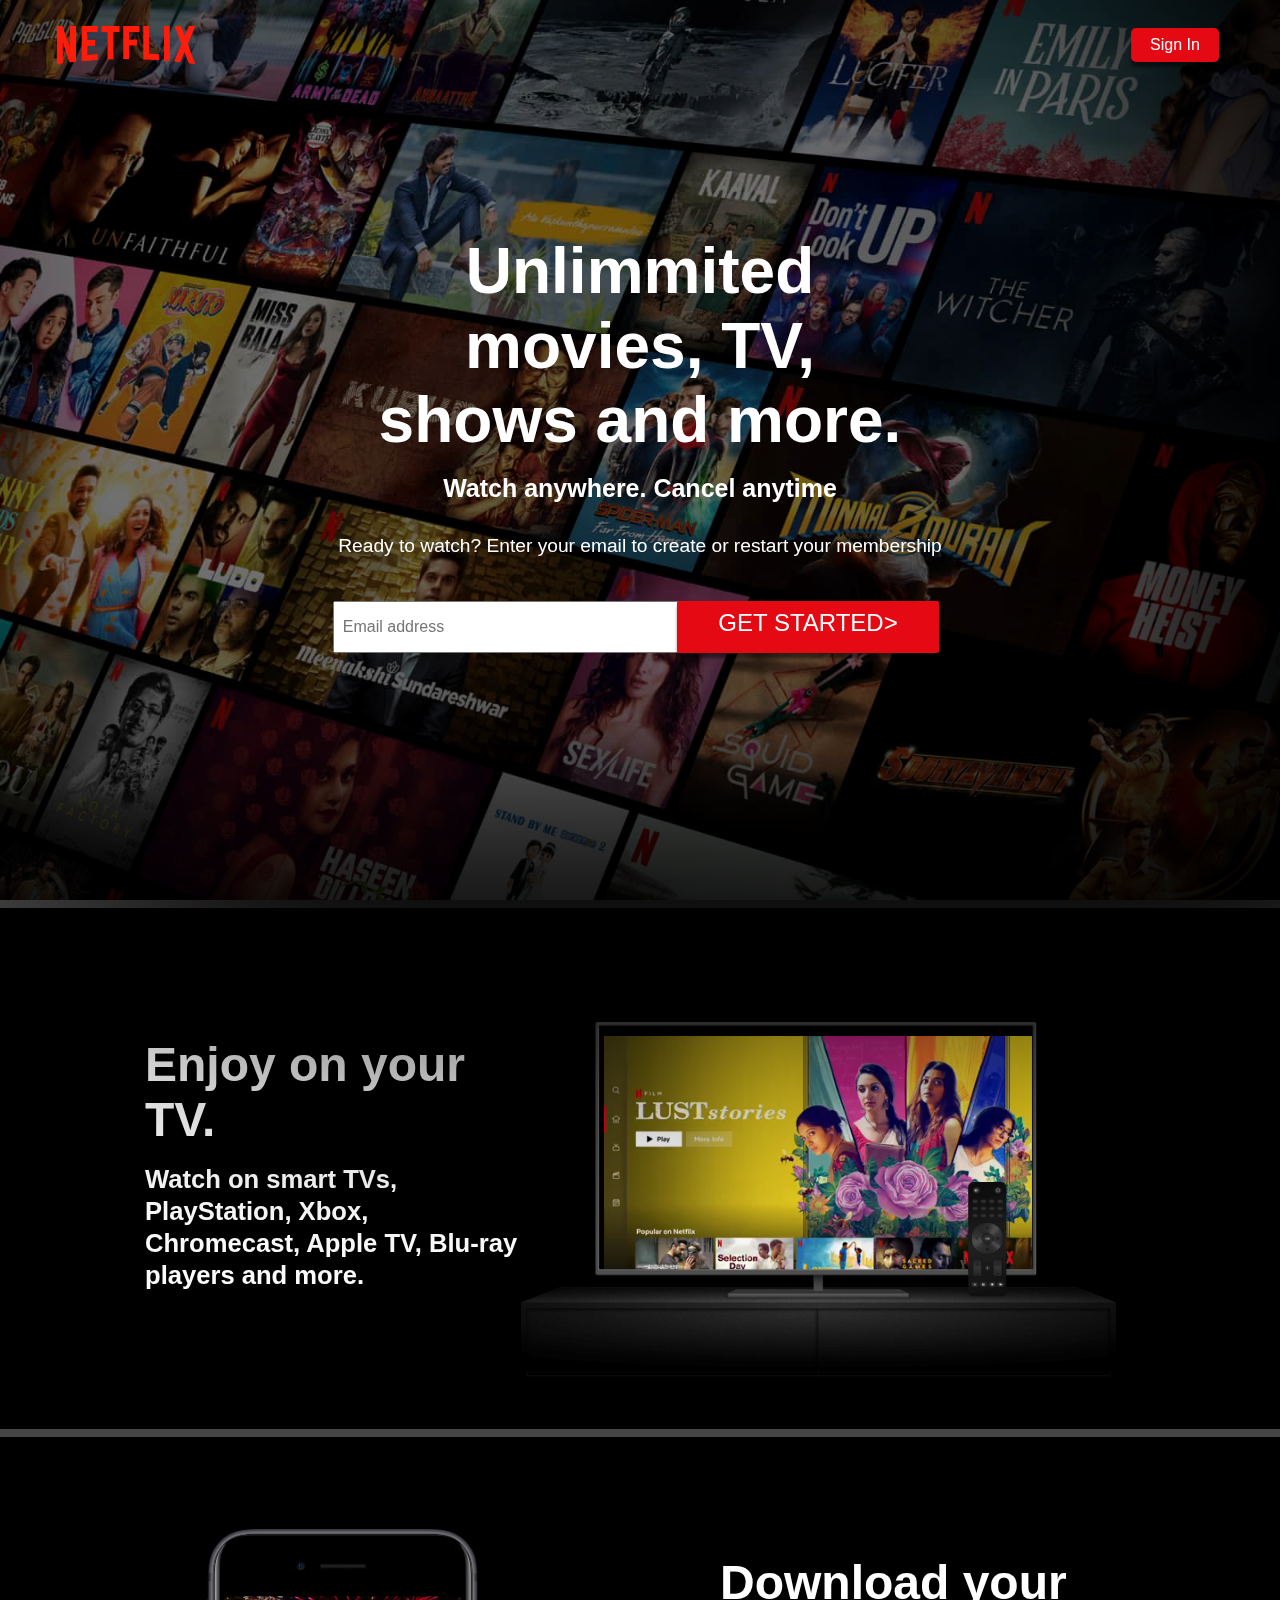
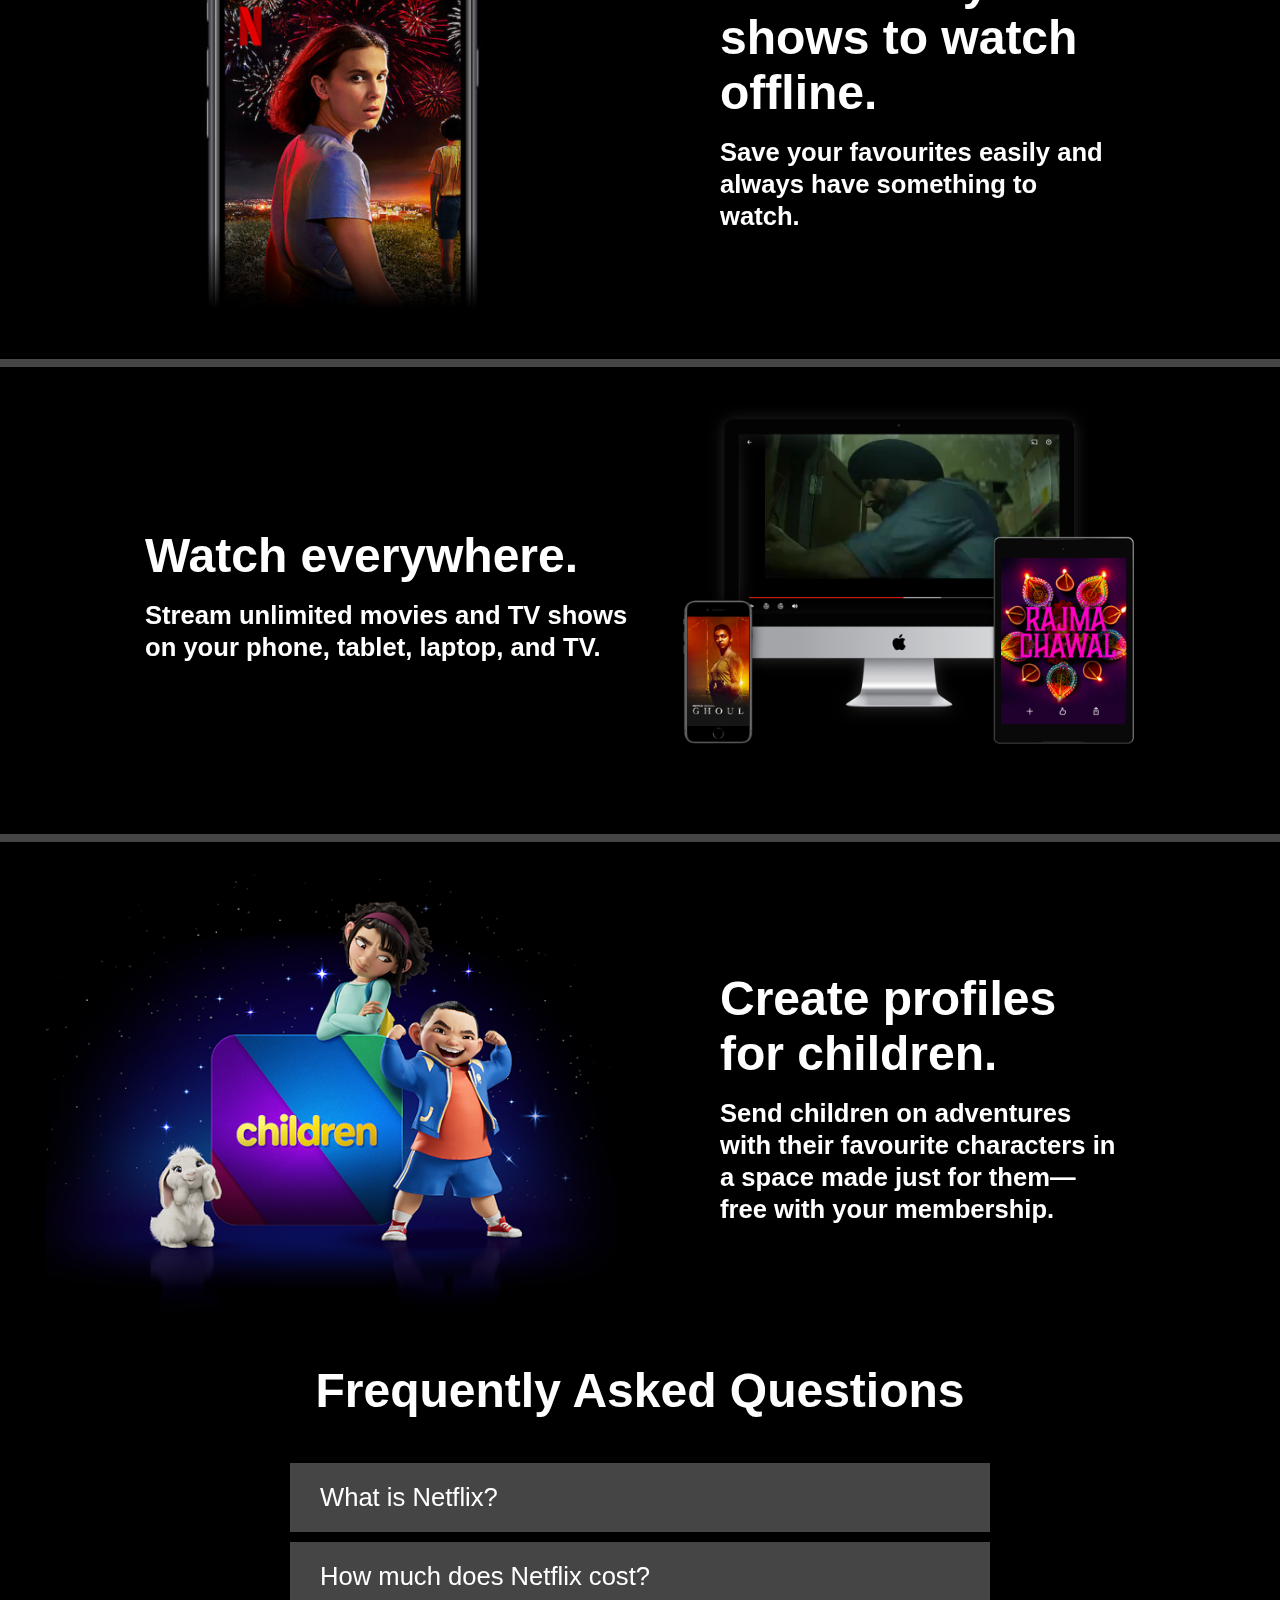
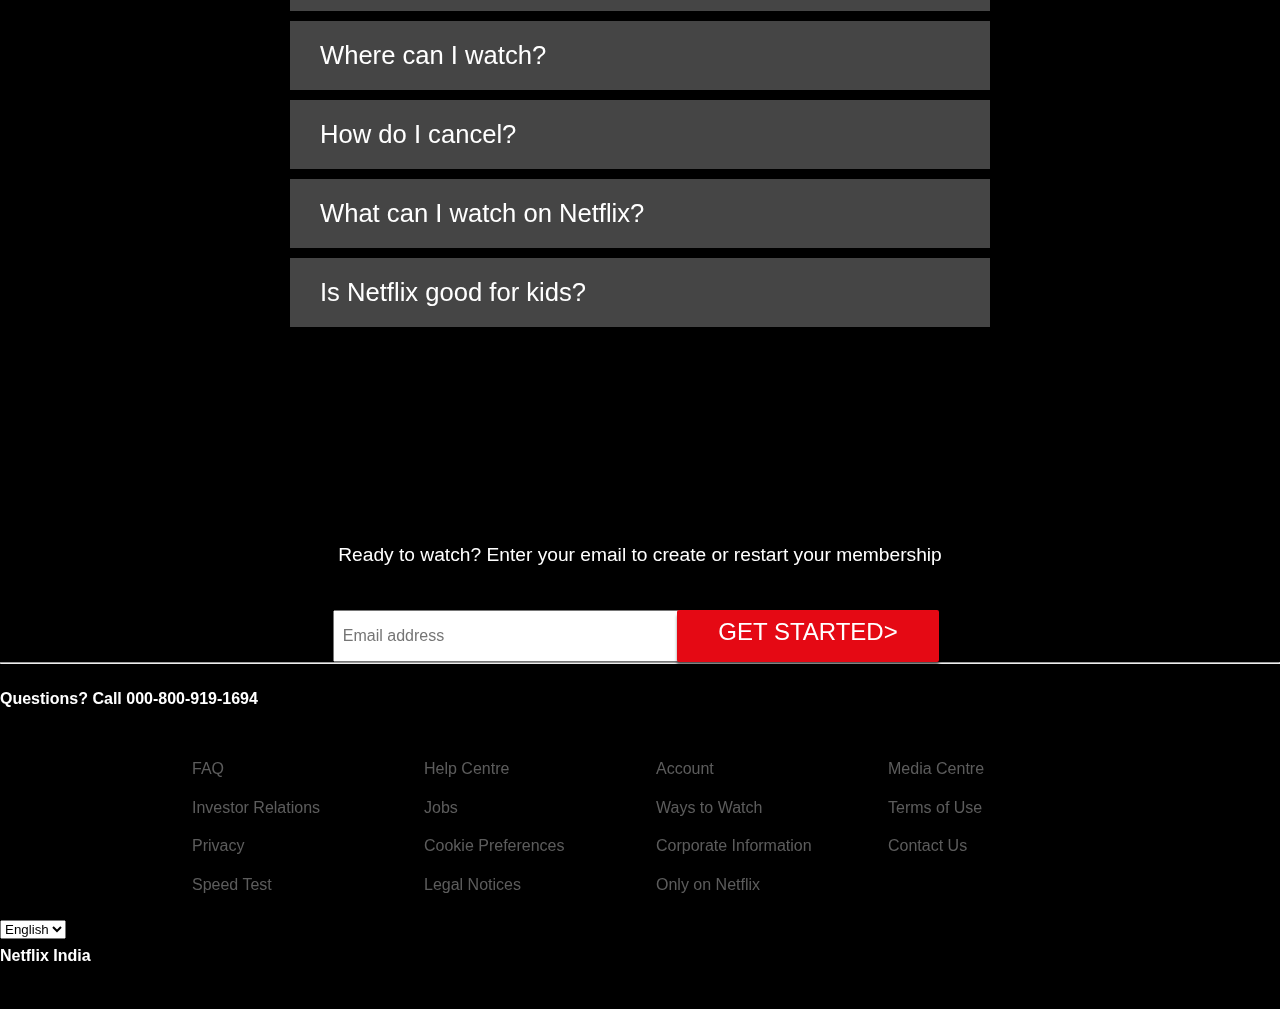
<file: Netflix Website Clone/Netflix Clone/index.html>
<!DOCTYPE html>
<html lang="en">

<head>
    <meta charset="UTF-8">
    <meta http-equiv="X-UA-Compatible" content="IE=edge">
    <meta name="viewport" content="width=device-width, initial-scale=1.0">
    <link rel="stylesheet" href="style.css">
    <title>Netflix India – Watch TV Shows Online, Watch Movies Online</title>
</head>

<body>
    <header class="showcase">
        <div class="showcase-top">
            <img src="./Images/netflix.png" alt="netflix logo">
            <a href="#" class="btn btn-rounded">Sign In</a>
        </div>
        <div class="showcase-content">
            <h1>Unlimmited movies, TV, shows and more.</h1>
            <h3>Watch anywhere. Cancel anytime</h3>
            <p>Ready to watch? Enter your email to create or restart your membership</p>
            <input type="email" name="email" id="email" placeholder="Email address">
            <a href="#" class="btn btn-lg">Get Started></a>
        </div>

        <!-- <div class="showcase-bottom">
            <p>Ready to watch? Enter your email to create or restart your membership</p>
            <input type="email" name="email" id="email" placeholder="Email address">
            <a href="#" class="btn btn-lg">Get Started ></a>
        </div> -->
    </header>

    <section class="style-cards">
        <div class="card-0">
            <div class="desc-0">
                <h1>Enjoy on your TV.</h1>
                <h3>Watch on smart TVs, PlayStation, Xbox, Chromecast, Apple TV, Blu-ray players and more.</h3>
            </div>
            <img src="./Images/TV.png" alt="Netflix TV">
            <video class="video-1" autoplay="" playsinline="" muted="" loop="">
                <source src="./Images/tv video.m4v">
            </video>
        </div>

        <div class="card-1">
            <img src="./Images/mobile.jpg" alt="Netflix Mobile">
            <div class="desc-1">
                <h1>Download your shows to watch offline.</h1>
                <h3>Save your favourites easily and always have something to watch.</h3>
            </div>
        </div>

        <div class="card-2">
            <div class="desc-2">
                <h1>Watch everywhere.</h1>
                <h3>Stream unlimited movies and TV shows on your phone, tablet, laptop, and TV.</h3>
            </div>
            <img src="./Images/watch.png" alt="Netflix Platforms">
            <video class="video-2" autoplay="" playsinline="" muted="" loop="">
                <source src="./Images/everywhere.m4v">
            </video>
        </div>

        <div class="card-3">
            <img src="./Images/children.png" alt="Netflix Kids">
            <div class="desc-3">
                <h1>Create profiles for children.</h1>
                <h3>Send children on adventures with their favourite characters in a space made just for them—free with
                    your membership.</h3>
            </div>
        </div>
    </section>

    <section class="lastsec">
        <div class="faq">
            <h1>Frequently Asked Questions</h1>
            <ul class="questions">
                <li>What is Netflix?</li>
                <li>How much does Netflix cost?</li>
                <li>Where can I watch?</li>
                <li>How do I cancel?</li>
                <li>What can I watch on Netflix?</li>
                <li>Is Netflix good for kids?</li>
            </ul>
            <div class="showcase-content">
                <p>Ready to watch? Enter your email to create or restart your membership</p>
                <input type="email" name="email" id="email" placeholder="Email address">
                <a href="#" class="btn btn-lg"> Get Started></a>
            </div>
        </div>
    </section><br><br><br><br>
    <hr>

    <div class="our-story-card card-contents footer-card our-story-card-no-border" style="position:relative"
        data-uia-nmhp="footer" data-uia="our-story-card"><br>
        <p class="footer-top">Questions? Call
            <a class="footer-top-a" href="tel:000-800-919-1694">000-800-919-1694</a>
        </p>

        <br>
        <footer class="footer">
            <ul>
                <li><a href="#">FAQ</a></li>
                <li><a href="#">Investor Relations</a></li>
                <li><a href="#">Privacy</a></li>
                <li><a href="#">Speed Test</a></li>
            </ul>
            <ul>
                <li><a href="#">Help Centre</a></li>
                <li><a href="#">Jobs</a></li>
                <li><a href="#">Cookie Preferences</a></li>
                <li><a href="#">Legal Notices</a></li>
            </ul>
            <ul>
                <li><a href="#">Account</a></li>
                <li><a href="#">Ways to Watch</a></li>
                <li><a href="#">Corporate Information</a></li>
                <li><a href="#">Only on Netflix</a></li>
            </ul>
            <ul>
                <li><a href="#">Media Centre</a></li>
                <li><a href="#">Terms of Use</a></li>
                <li><a href="#">Contact Us</a></li>
            </ul>
        </footer>

        <select data-uia="language-picker" class="ui-select medium" id="lang-switcher-select" tabindex="0"
            placeholder="lang-switcher" fdprocessedid="6imcnc">
            <option selected="" lang="en" value="/in/" data-language="en" data-country="IN">English</option>
            <option lang="hi" value="/in-hi/" data-language="hi" data-country="IN">हिन्दी</option>
        </select>
        <p class="footer-country">Netflix India</p>
        <br><br>


</body>

</html>
</file>
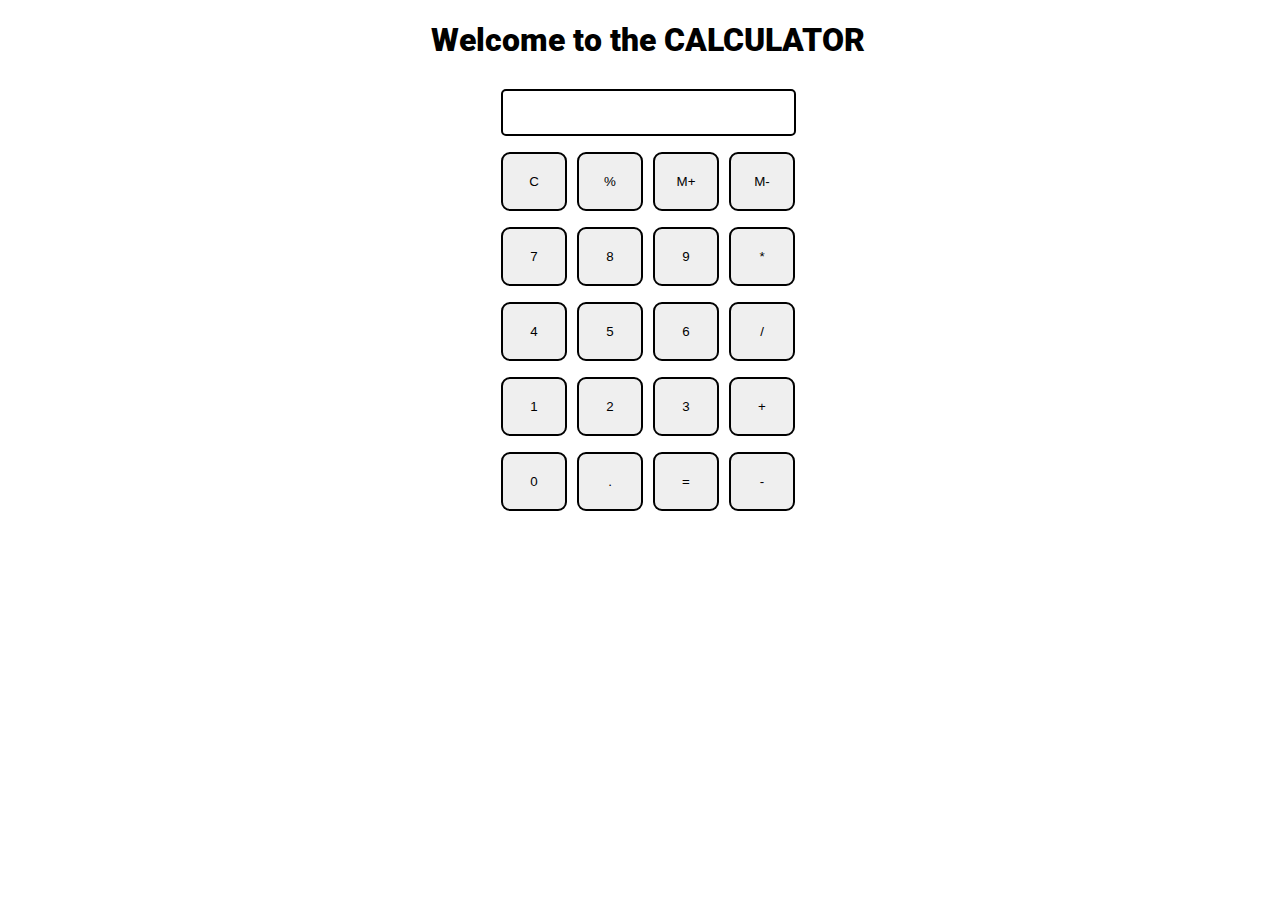
<file: Calculator/main.html>
<!DOCTYPE html>
<html>

<head>
  <meta charset="utf-8">
  <meta name="viewport" content="width=device-width">
  <title>Calculator - A calculator made my me </title>
  <link href="style.css" rel="stylesheet" type="text/css" />
  <link href="utils.css" rel="stylesheet" type="text/css" />
</head>

<body>
  <h1 class="text-center"><b> Welcome to the CALCULATOR </b></h1>
  <div class="container flex flex-col items-center mx-auto m-w-20">
    <div class="row">
      <input class="input" type="text"/>
    </div>
    <div class="row">
      <button class="button">C</button>
      <button class="button">%</button>
      <button class="button">M+</button>
      <button class="button">M-</button>
    </div>
    <div class="row">
      <button class="button">7</button>
      <button class="button">8</button>
      <button class="button">9</button>
      <button class="button">*</button>
    </div>
    <div class="row">
      <button class="button">4</button>
      <button class="button">5</button>
      <button class="button">6</button>
      <button class="button">/</button>
    </div>
    <div class="row">
      <button class="button">1</button>
      <button class="button">2</button>
      <button class="button">3</button>
      <button class="button">+</button>
    </div>
    <div class="row">
      <button class="button">0</button>
      <button class="button">.</button>
      <button class="button">=</button>
      <button class="button">-</button>
    </div>
  </div>
  <script src="script.js"></script>
</body>

</html>
</file>
<file: Netflix Website Clone/Netflix Clone/style.css>
:root{
    --primary-color: #e50914;
    --dark-color: #141414;
    --light-color: #f4f4f4;
}

*{
    margin: 0;
    padding: 0;
}

body{
    font-family: Arial, Helvetica, sans-serif;
    background: #000;
    color: #999;
}

ul{
    list-style: none;
}

h1,h2,h3,h4{
    color: #ffff;
}

h4{
    font-weight: lighter;
}

a{
    color: #ffff;
    text-decoration: none;
}

p{
    margin: 0.5rem 0;
    font-weight: bold;
    color: #ffff;
}

img{
    width: 100%;
}

.showcase{
    width: 100%;
    height: 100vh;
    position: relative;
    background: url("./Images/home.jpg") no-repeat center center/cover;
}

.showcase::after{
    content: "";
    position: absolute;
    top: 0;
    left: 0;
    width: 100%;
    height: 100%;
    z-index: 1;
    background: rgba(0, 0, 0, 0.4);
    box-shadow: 120px 100px 250px #000, inset -120px -100px 250px #000;
}

.showcase-top{
    position: relative;
    z-index: 2;
    height: 90px;
}

.showcase-top img{
    width: 140px;
    position: absolute;
    top: 50%;
    left: 0;
    transform: translate(40%, -50%);    
}

.showcase-top a{
    position: absolute;
    top: 50%;
    right: 0;
    transform: translate(-60%, -50%);
}

.showcase-content{
    position: relative;
    margin: 0 26%;
    z-index: 2;
    display: flex;
    flex-direction: column;
    justify-content: center;
    text-align: center;
    align-items: center;
    margin-top: 9rem;
}

.showcase-content h1{
    font-weight: 700;
    font-size: 64px;
    margin: 0 30px;
    max-width: 800px;
    line-height: 74.5px;
}

.showcase-content h3{
    color: white;
    font-size: 25px;
    margin: 16px 0;
}

.showcase-content p{
    font-size: 19.2px;
    font-weight: 300;
    padding-top: 0.5rem;
    padding-bottom: 1rem;
}

.showcase-content input{
    position: absolute;
    left: 0;
    bottom: -8vh;
    width: 454px;
    height: 3rem;
    font-size: 1rem;
    padding-left: 0.5rem;
}

.btn{
    display: inline-block;
    background: var(--primary-color);
    color: white;
    padding: 0.5rem 1.2rem;
    font-size: 1rem;
    text-align: center;
    border: none;
    cursor: pointer;
    border-radius: 2px;
    margin-right: 0.5rem;
    outline: none;
    box-shadow: 0 5px 3px rgba(0, 0, 0, 0.45);
}

.btn:hover{
    opacity: 0.9;
}

.btn-rounded{
    border-radius: 5px;
}

.showcase-content .btn-lg{
    position: absolute;
    right: 0;
    bottom: -8vh;
    padding: 0.5rem 1.2rem;
    font-size: 1.5rem;
    text-transform: uppercase;
    height: 36px;
    width: 14rem;
}

.card-0, .card-1, .card-2, .card-3{
    border-top: 8px rgb(69, 69, 69) solid;
    padding: 50px;
}

.card-0{
    position: relative;
    display: inline-grid;
    grid-template-columns: 40% 50%;
    text-align: left;
    align-items: center;
    padding: 25px 45px 50px;
}

.desc-0{
    padding-left: 100px;
}

.card-0 video{
    position: relative;
    width: 100%;
    height: 54%;
    grid-column: 2/2;
    grid-row: 1/2;
    z-index: -1;
}

.card-0 img{
    grid-column: 2/2;
    grid-row: 1/2;
}


.card-1{
    position: relative;
    display: inline-grid;
    grid-template-columns: 50% 40%;
    text-align: left;
    align-items: center;
    padding: 25px 45px 50px;
}

.desc-1{
    padding-left: 80px;
}

.card-2{
    position: relative;
    display: inline-grid;
    grid-template-columns: 50% 40%;
    text-align: left;
    align-items: center;
    padding: 25px 45px 50px;
}

.desc-2{
    padding-left: 100px;
}

.card-2 video{
    position: relative;
    top: -87px;
    left: 125px;
    width: 65%;
    height: 78%;
    grid-column: 2/2;
    grid-row: 1/2;
    z-index: -1;
}

.card-2 img{
    width: 110%;
    grid-column: 2/2;
    grid-row: 1/2;
}

.card-3{
    position: relative;
    display: inline-grid;
    grid-template-columns: 50% 40%;
    text-align: left;
    align-items: center;
    padding: 25px 45px 50px;
}

.desc-3{
    padding-left: 80px;
}

.style-cards h1{
    font-size: 3rem;
    padding: 1rem;
    padding-left: 0;
}

.style-cards h3{
    font-size: 1.6rem;
    line-height: 2rem;
}

.faq{
    text-align: center;
}

.faq h1{
    padding-bottom: 40px;
    font-size: 3rem;
}

.questions{
    display: flex;
    flex-direction: column;
    flex-basis: 40%;
    align-items: center;
}

.questions li{
    padding: 20px 30px;
    margin: 5px;
    font-size: 1.6rem;
    background-color: rgb(69, 69, 69);
    color: white;
    text-align: left;
    width: 50%;
}

.faq p{
    padding-top: 60px;
    font-size: 1.2rem;
    font-weight: 200;
}

.input{
    display: inline-grid;
    align-items: center;
    grid-template-columns: 50% 40%;
}

.input input{
    width: 550px;
    height: 3rem;
}

.input button{
    height: 3.25rem;
    width: 200px;
    left: 20px;
    text-align: center;
    background-color: var(--primary-color);
    font-size: 1.5rem;
    padding: 15px 32px;
    border: none;
    border-radius: 2px;
    color: white;
}

.footer{
    max-width: 70%;
    margin: 1rem auto;
    overflow: auto;
}

.footer,.footer a{
    color: #9999;
    font-size: 1.0rem;
}

.footer p{
    margin-bottom: 1.5rem;
    text-align: center;
}

.footer, .footer-cols{
    display: grid;
    grid-template-columns: repeat(4, 1fr);
    grid-gap: 2rem;
}

.footer li{
    line-height: 2.4;
}
</file>
<file: Calculator/style.css>
@import url('https://fonts.googleapis.com/css2?family=Roboto:wght@300&family=Ubuntu:wght@300&display=swap');
html, body {
  height: 100%;
  width: 100%;
  font-family: 'Roboto', sans-serif; 
}

.button{
  width: 66px;
  padding: 20px;
  margin: 0 3px;
  border: 2px solid black;
  border-radius: 9px;
  cursor: pointer;
}

.row{
  margin: 8px 0;
}
.row input{
  width: 291px;
  font-size: 20px;
    margin: 0;
    padding: 10px 0px;
    border: 2px solid black;
    border-radius: 5px;
}
</file>
<file: Calculator/utils.css>
.text-center{
    text-align: center;
  }
  
  .bg-red{
    background: red;
  }
  
  .mx-auto{
    margin: auto;
  }
  
  .flex{
    display:flex;
  } 
  .flex-col{
    flex-direction: column;
  }
  
  .items-center{
    align-items: center;
  }
</file>
